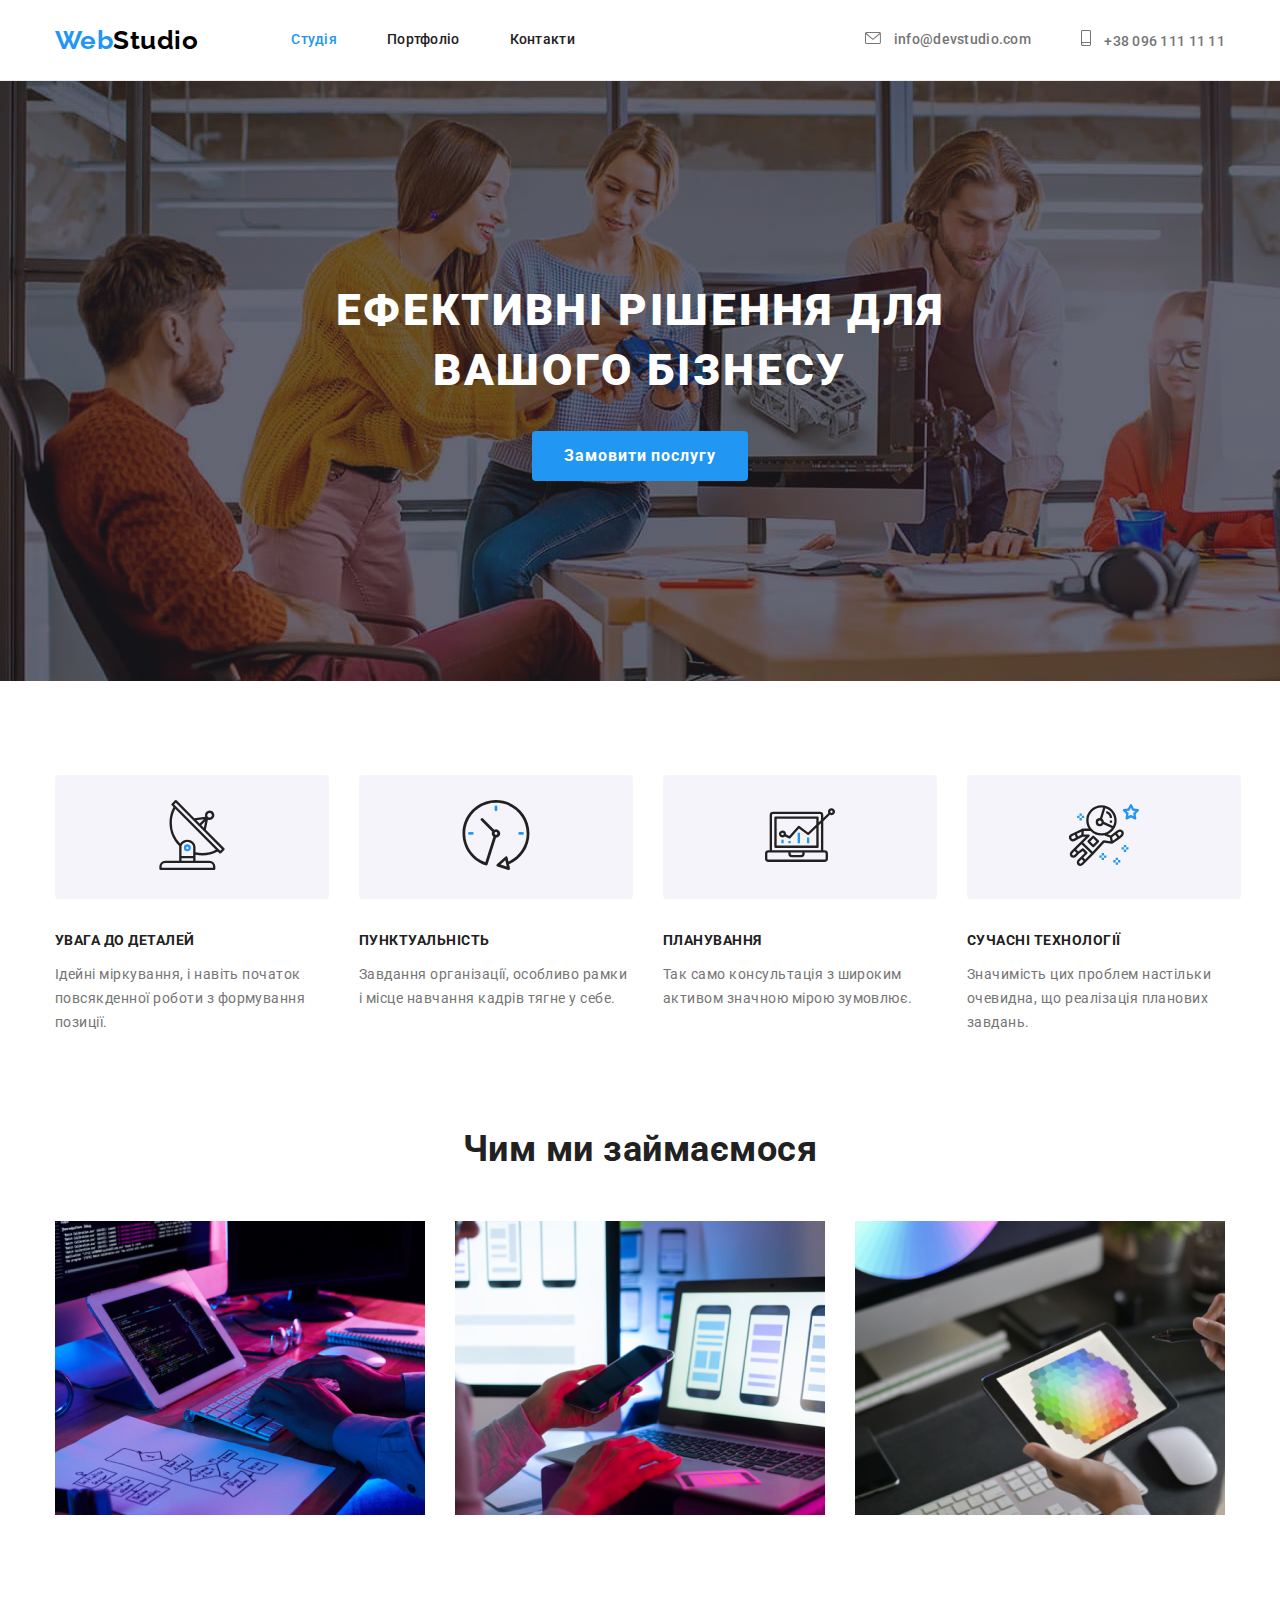
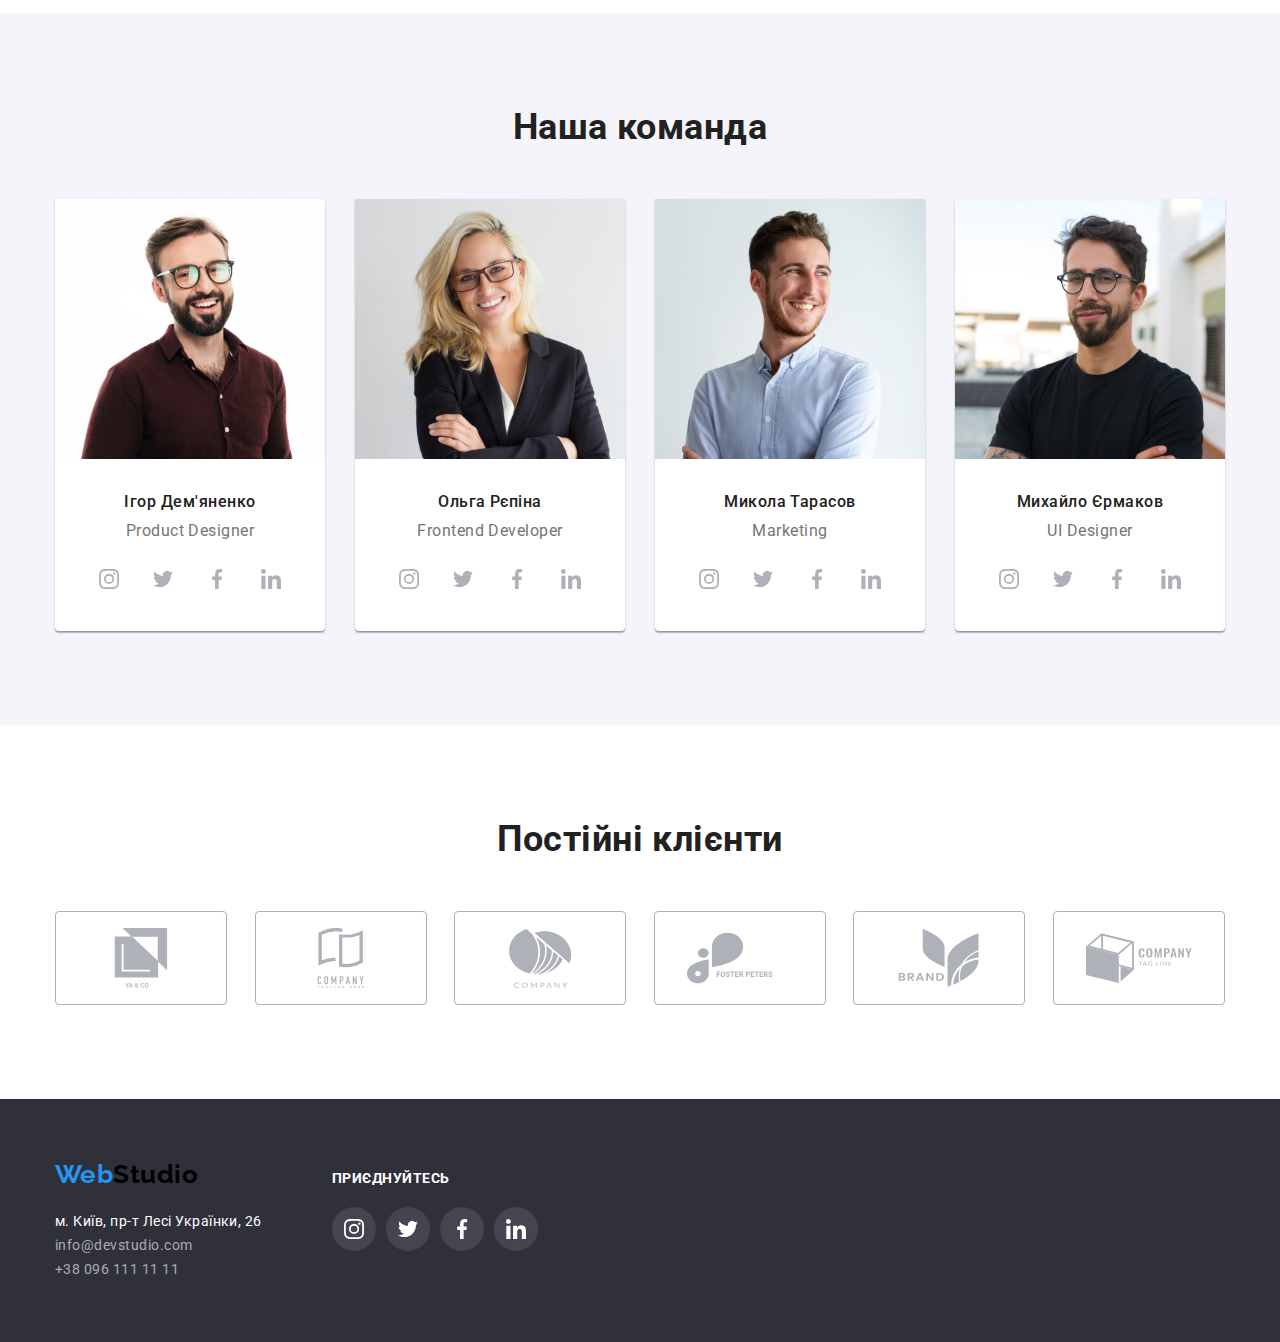
<file: index.html>
<!DOCTYPE html>
<html lang="uk">

<head>
	<meta charset="UTF-8" />
	<meta http-equiv="X-UA-Compatible" content="IE=edge" />
	<meta name="viewport" content="width=device-width, initial-scale=1.0" />
	<title>Головна</title>

	<link rel="preconnect" href="https://fonts.googleapis.com" />
	<link rel="preconnect" href="https://fonts.gstatic.com" crossorigin />
	<link
		href="https://fonts.googleapis.com/css2?family=Raleway:wght@700&family=Roboto:wght@400;500;700;900&display=swap"
		rel="stylesheet" />

	<link rel="stylesheet"
		href="https://cdnjs.cloudflare.com/ajax/libs/modern-normalize/1.1.0/modern-normalize.min.css" />

	<link rel="stylesheet" href="./css/styles.css " />
</head>

<body>
	<header class="header">
		<div class="container navigation-flex">
			<nav class="header-nav">
				<a class="link logo" href="./index.html">Web<span class="black-logo">Studio</span></a>
				<ul class="header-nav-list list">
					<li class="header-nav-item"><a class="header-nav-link link current" href="./index.html">Студія</a>
					</li>
					<li class="header-nav-item"><a class="header-nav-link link" href="./portfolio.html">Портфоліо</a>
					</li>
					<li class="header-nav-item"><a class="header-nav-link link" href="">Контакти</a></li>
				</ul>
			</nav>

			<ul class="header-contact-list list">
				<li class="header-contact-item">

					<a class="header-contac-link link" href="mailto:info@devstudio.com">
						<svg class="contact-icon" width="16px" height="12px">
							<use href="./images/icons.svg#icon-envelope"></use>
						</svg>
						info@devstudio.com</a>
				</li>


				<li class="header-contact-item">
					<a class="header-contac-link link" href="tel:+380961111111">
						<svg class="contact-icon" width="10px" height="16px">
							<use href="./images/icons.svg#icon-smartphone"></use>
						</svg>
						+38 096 111 11 11
					</a>
				</li>
			</ul>
		</div>
	</header>

	<main>
		<div class="hero">
			<h1 class="hero-title">Ефективні рішення для вашого бізнесу</h1>
			<button class="hero-btn" type="button">Замовити послугу</button>
		</div>

		<section class="features section">
			<div class="container">
				<h2 class="features-title" hidden>Особливості</h2>
				<ul class="features-list list">
					<li class="features-item">
						<div class="features-icon">
							<svg width="70px" height="70px">
								<use href="./images/icons.svg#icon-antenna"></use>
							</svg>
						</div>
						<h3 class="features-title">УВАГА ДО ДЕТАЛЕЙ</h3>
						<p class="features-desc">Ідейні міркування, і навіть початок повсякденної роботи з формування
							позиції.</p>
					</li>

					<li class="features-item">
						<div class="features-icon">
							<svg width="70px" height="70px">
								<use href="./images/icons.svg#icon-clock"></use>
							</svg>
						</div>
						<h3 class="features-title">ПУНКТУАЛЬНІСТЬ</h3>
						<p class="features-desc">Завдання організації, особливо рамки і місце навчання кадрів тягне у
							себе.
						</p>
					</li>

					<li class="features-item">
						<div class="features-icon">
							<svg width="70px" height="70px">
								<use href="./images/icons.svg#icon-diagram"></use>
							</svg>
						</div>
						<h3 class="features-title">ПЛАНУВАННЯ</h3>
						<p class="features-desc">Так само консультація з широким активом значною мірою зумовлює.</p>
					</li>

					<li class="features-item">
						<div class="features-icon">
							<svg width="70px" height="70px">
								<use href="./images/icons.svg#icon-astronaut"></use>
							</svg>
						</div>
						<h3 class="features-title">СУЧАСНІ ТЕХНОЛОГІЇ</h3>
						<p class="features-desc">Значимість цих проблем настільки очевидна, що реалізація планових
							завдань.
						</p>
					</li>
				</ul>
			</div>
		</section>

		<section class="work section">
			<div class="container">
				<h2 class="section-title">Чим ми займаємося</h2>
				<ul class="work-list list">
					<li class="work-item">
						<img src="./images/box1.jpg" alt="Програмна розробка" width="370" />
					</li>
					<li class="work-item">
						<img src="./images/box2.jpg" alt="Дизайн інтерфейсу" width="370" />
					</li>
					<li class="work-item">
						<img src="./images/box3.jpg" alt="Графічний дизайн" width="370" />
					</li>
				</ul>
			</div>
		</section>

		<section class="team section">
			<div class="container">
				<h2 class="section-title">Наша команда</h2>
				<ul class="team-list list">
					<li class="team-item">
						<div class="card">
							<img class="team-photo" src="./images/team_member1.jpg" alt="Член команди Ігор Дем'яненко"
								width="270" />
							<h3 class="team-worker">Ігор Дем'яненко</h3>
							<p class="team-position">Product Designer</p>
							<ul class="socialmedia-list list">
								<li class="socialmedia-item">
									<a href="" class="socialmedia link">
										<svg class="socialmedia-icon" width="20px" height="20px">
											<use href="./images/icons.svg#icon-instagram"></use>
										</svg>
									</a>

								</li>

								<li class="socialmedia-item">
									<a href="" class="socialmedia link">
										<svg class="socialmedia-icon" width="20px" height="20px">
											<use href="./images/icons.svg#icon-twitter"></use>
										</svg>
									</a>

								</li>

								<li class="socialmedia-item">
									<a href="" class="socialmedia link">
										<svg class="socialmedia-icon" width="20px" height="20px">
											<use href="./images/icons.svg#icon-facebook"></use>
										</svg>
									</a>

								</li>

								<li class="socialmedia-item">
									<a href="" class="socialmedia link">
										<svg class="socialmedia-icon" width="20px" height="20px">
											<use href="./images/icons.svg#icon-linkedin"></use>
										</svg>
									</a>

								</li>
							</ul>
						</div>
					</li>

					<li class="team-item">
						<div class="card">
							<img class="team-photo" src="./images/team_member2.jpg" alt="Член команди Ольга Рєпіна"
								width="270" />
							<h3 class="team-worker">Ольга Рєпіна</h3>
							<p class="team-position">Frontend Developer</p>
							<ul class="socialmedia-list list">
								<li class="socialmedia-item">
									<a href="" class="socialmedia link">
										<svg class="socialmedia-icon" width="20px" height="20px">
											<use href="./images/icons.svg#icon-instagram"></use>
										</svg>
									</a>

								</li>

								<li class="socialmedia-item">
									<a href="" class="socialmedia link">
										<svg class="socialmedia-icon" width="20px" height="20px">
											<use href="./images/icons.svg#icon-twitter"></use>
										</svg>
									</a>

								</li>

								<li class="socialmedia-item">
									<a href="" class="socialmedia link">
										<svg class="socialmedia-icon" width="20px" height="20px">
											<use href="./images/icons.svg#icon-facebook"></use>
										</svg>
									</a>

								</li>

								<li class="socialmedia-item">
									<a href="" class="socialmedia link">
										<svg class="socialmedia-icon" width="20px" height="20px">
											<use href="./images/icons.svg#icon-linkedin"></use>
										</svg>
									</a>

								</li>
							</ul>
						</div>
					</li>

					<li class="team-item">
						<div class="card">
							<img class="team-photo" src="./images/team_member3.jpg" alt="Член команди Микола Тарасов"
								width="270" />
							<h3 class="team-worker">Микола Тарасов</h3>
							<p class="team-position">Marketing</p>
							<ul class="socialmedia-list list">
								<li class="socialmedia-item">
									<a href="" class="socialmedia link">
										<svg class="socialmedia-icon" width="20px" height="20px">
											<use href="./images/icons.svg#icon-instagram"></use>
										</svg>
									</a>

								</li>

								<li class="socialmedia-item">
									<a href="" class="socialmedia link">
										<svg class="socialmedia-icon" width="20px" height="20px">
											<use href="./images/icons.svg#icon-twitter"></use>
										</svg>
									</a>

								</li>

								<li class="socialmedia-item">
									<a href="" class="socialmedia link">
										<svg class="socialmedia-icon" width="20px" height="20px">
											<use href="./images/icons.svg#icon-facebook"></use>
										</svg>
									</a>

								</li>

								<li class="socialmedia-item">
									<a href="" class="socialmedia link">
										<svg class="socialmedia-icon" width="20px" height="20px">
											<use href="./images/icons.svg#icon-linkedin"></use>
										</svg>
									</a>

								</li>
							</ul>
						</div>
					</li>

					<li class="team-item">
						<div class="card">
							<img class="team-photo" src="./images/team_member4.jpg" alt="Член команди Михайло Єрмаков"
								width="270" />
							<h3 class="team-worker">Михайло Єрмаков</h3>
							<p class="team-position">UI Designer</p>
							<ul class="socialmedia-list list">
								<li class="socialmedia-item">
									<a href="" class="socialmedia link">
										<svg class="socialmedia-icon" width="20px" height="20px">
											<use href="./images/icons.svg#icon-instagram"></use>
										</svg>
									</a>

								</li>

								<li class="socialmedia-item">
									<a href="" class="socialmedia link">
										<svg class="socialmedia-icon" width="20px" height="20px">
											<use href="./images/icons.svg#icon-twitter"></use>
										</svg>
									</a>

								</li>

								<li class="socialmedia-item">
									<a href="" class="socialmedia link">
										<svg class="socialmedia-icon" width="20px" height="20px">
											<use href="./images/icons.svg#icon-facebook"></use>
										</svg>
									</a>

								</li>

								<li class="socialmedia-item">
									<a href="" class="socialmedia link">
										<svg class="socialmedia-icon" width="20px" height="20px">
											<use href="./images/icons.svg#icon-linkedin"></use>
										</svg>
									</a>

								</li>
							</ul>
						</div>
					</li>
				</ul>
			</div>
		</section>

		<section class="client section">
			<div class="container">
				<h2 class="section-title">Постійні клієнти</h2>
				<ul class="client-list list">
					<li class="client-item">
						<a class="client-link link" href="">
							<svg class="client-icon" width="106px" height="60px">
								<use href="./images/icons.svg#icon-client1"></use>
							</svg>
						</a>
					</li>

					<li class="client-item">
						<a class="client-link link" href="">
							<svg class="client-icon" width="106px" height="60px">
								<use href="./images/icons.svg#icon-client2"></use>
							</svg>
						</a>
					</li>

					<li class="client-item">
						<a class="client-link link" href="">
							<svg class="client-icon" width="106px" height="60px">
								<use href="./images/icons.svg#icon-client3"></use>
							</svg>
						</a>
					</li>

					<li class="client-item">
						<a class="client-link link" href="">
							<svg class="client-icon" width="106px" height="60px">
								<use href="./images/icons.svg#icon-client4"></use>
							</svg>
						</a>
					</li>

					<li class="client-item">
						<a class="client-link link" href="">
							<svg class="client-icon" width="106px" height="60px">
								<use href="./images/icons.svg#icon-client5"></use>
							</svg>
						</a>
					</li>

					<li class="client-item">
						<a class="client-link link" href="">
							<svg class="client-icon" width="106px" height="60px">
								<use href="./images/icons.svg#icon-client6"></use>
							</svg>
						</a>
					</li>

				</ul>
			</div>

		</section>
	</main>

	<footer class="footer">
		<div class="container footer-flex">
			<div class="footer-info">
				<a class="link logo" href="./index.html">Web<span class="black-logo">Studio</span></a>
				<address class="footer-contact">
					м. Київ, пр-т Лесі Українки, 26 <br>
					<a class="footer-contac-link link" href="mailto:info@devstudio.com">info@devstudio.com</a> <br>
					<a class="footer-contac-link link" href="tel:+380961111111">+38 096 111 11 11</a>
				</address>
			</div>


			<div class="join">
				<h3 class="join-title">приєднуйтесь</h3>
				<ul class="join-list list">
					<li class="join-item">
						<a href="" class="join-link link">
							<svg class="join-icon" width="20px" height="20px">
								<use href="./images/icons.svg#icon-instagram"></use>
							</svg>
						</a>
					</li>

					<li class="join-item">
						<a href="" class="join-link link">
							<svg class="join-icon" width="20px" height="20px">
								<use href="./images/icons.svg#icon-twitter"></use>
							</svg>
						</a>
					</li>

					<li class="join-item">
						<a href="" class="join-link link">
							<svg class="join-icon" width="20px" height="20px">
								<use href="./images/icons.svg#icon-facebook"></use>
							</svg>
						</a>
					</li>

					<li class="join-item">
						<a href="" class="join-link link">
							<svg class="join-icon" width="20px" height="20px">
								<use href="./images/icons.svg#icon-linkedin"></use>
							</svg>
						</a>
					</li>

				</ul>
			</div>
		</div>
	</footer>
</body>

</html>
</file>
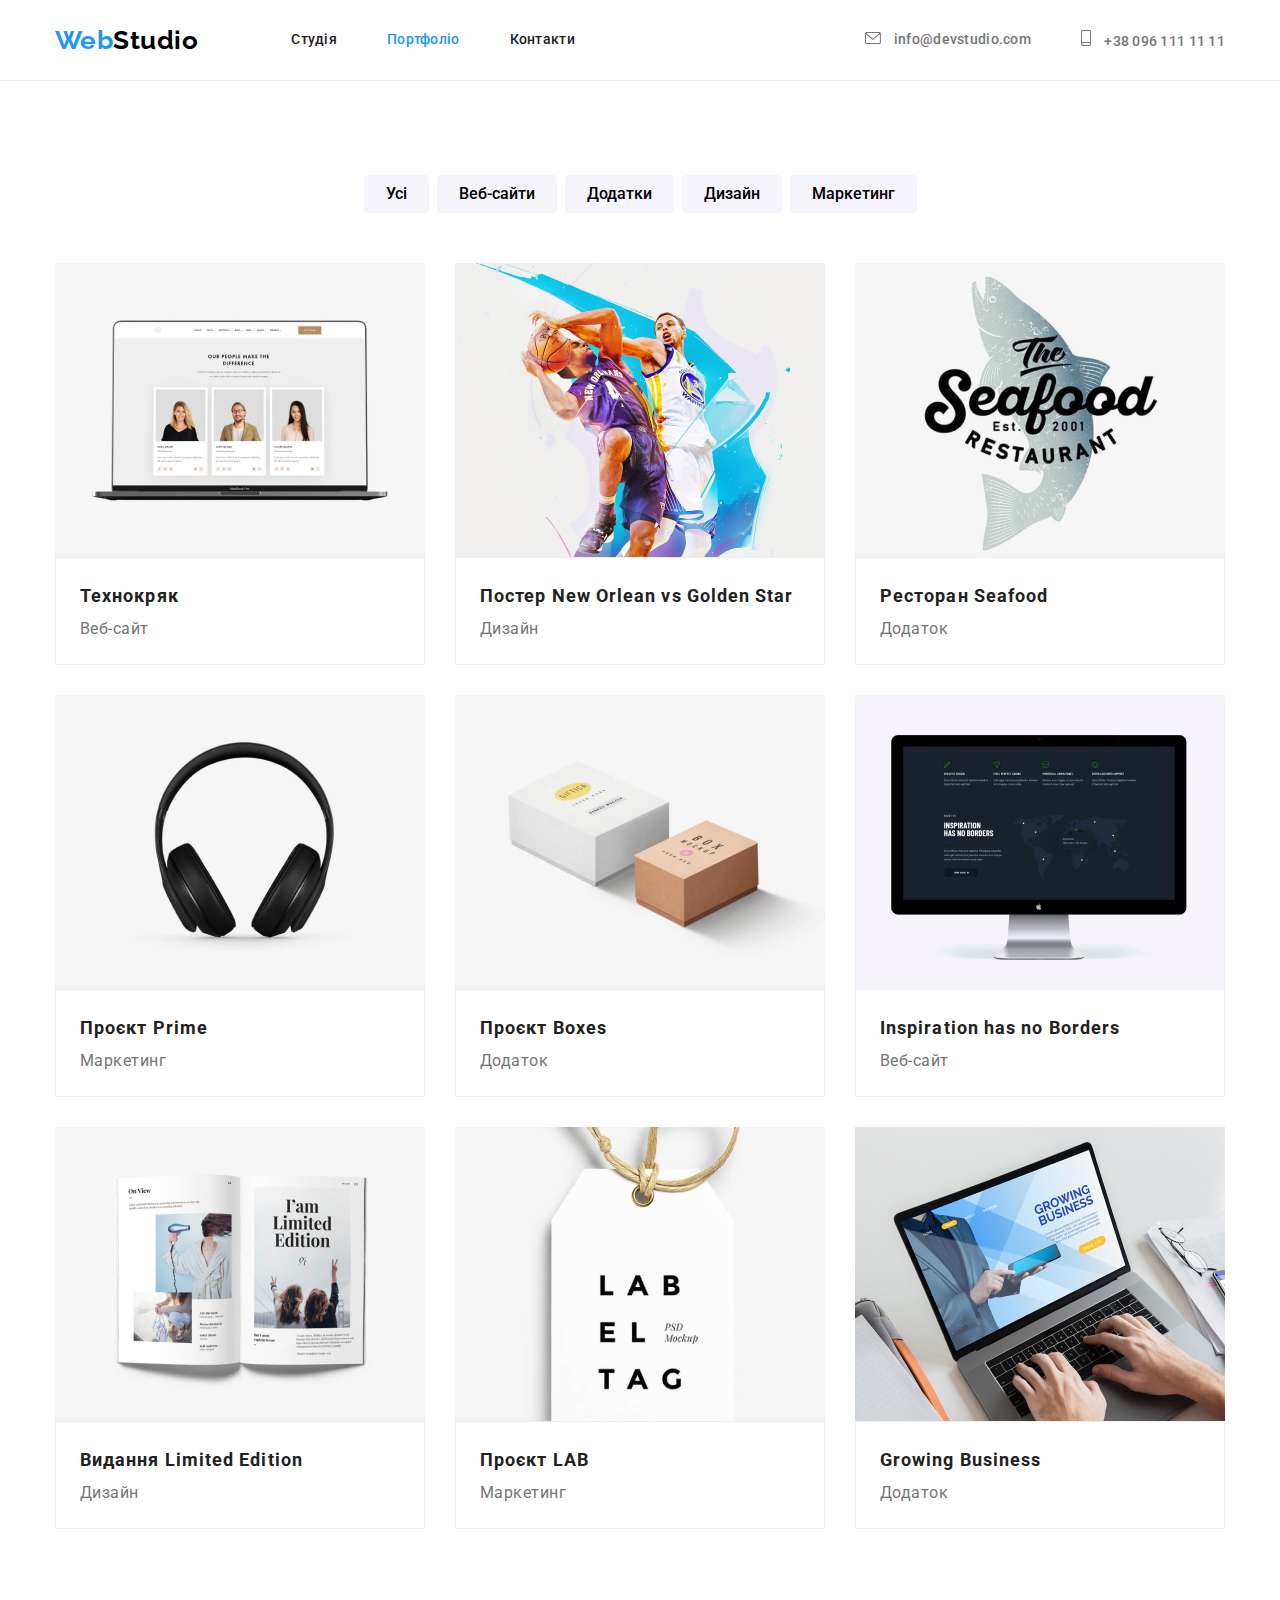
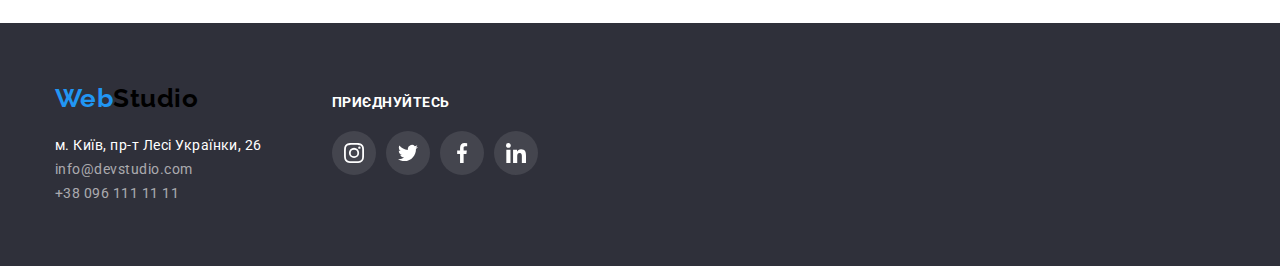
<file: portfolio.html>
<!DOCTYPE html>
<html lang="uk">

<head>
	<meta charset="UTF-8" />
	<meta http-equiv="X-UA-Compatible" content="IE=edge" />
	<meta name="viewport" content="width=device-width, initial-scale=1.0" />
	<title>Портфоліо</title>

	<link rel="preconnect" href="https://fonts.googleapis.com" />
	<link rel="preconnect" href="https://fonts.gstatic.com" crossorigin />
	<link
		href="https://fonts.googleapis.com/css2?family=Raleway:wght@700&family=Roboto:wght@400;500;700;900&display=swap"
		rel="stylesheet" />

	<link rel="stylesheet"
		href="https://cdnjs.cloudflare.com/ajax/libs/modern-normalize/1.1.0/modern-normalize.min.css" />
	<link rel="stylesheet" href="./css/styles.css " />
</head>

<body>
	<header class="header">
		<div class="container navigation-flex">
			<nav class="header-nav">
				<a class="link logo" href="./index.html">Web<span class="black-logo">Studio</span></a>
				<ul class="header-nav-list list">
					<li class="header-nav-item"><a class="header-nav-link link" href="./index.html">Студія</a></li>
					<li class="header-nav-item"><a class="header-nav-link link current"
							href="./portfolio.html">Портфоліо</a></li>
					<li class="header-nav-item"><a class="header-nav-link link" href="">Контакти</a></li>
				</ul>
			</nav>

			<ul class="header-contact-list list">
				<li class="header-contact-item">

					<a class="header-contac-link link" href="mailto:info@devstudio.com">
						<svg class="contact-icon" width="16px" height="12px">
							<use href="./images/icons.svg#icon-envelope"></use>
						</svg>
						info@devstudio.com</a>
				</li>


				<li class="header-contact-item">
					<a class="header-contac-link link" href="tel:+380961111111">
						<svg class="contact-icon" width="10px" height="16px">
							<use href="./images/icons.svg#icon-smartphone"></use>
						</svg>
						+38 096 111 11 11
					</a>
				</li>
			</ul>
		</div>
	</header>

	<main>
		<section class="examples section">
			<div class="container">
				<h1 class="section-title" hidden>Приклади робіт</h1>
				<ul class="filter-list list">
					<li class="filter-item"><button class="filter-btn" type="button">Усі</button></li>
					<li class="filter-item"><button class="filter-btn" type="button">Веб-сайти</button></li>
					<li class="filter-item"><button class="filter-btn" type="button">Додатки</button></li>
					<li class="filter-item"><button class="filter-btn" type="button">Дизайн</button></li>
					<li class="filter-item"><button class="filter-btn" type="button">Маркетинг</button></li>
				</ul>

				<ul class="portfolio-list list">
					<li class="portfolio-item">
						<a class="link" href="">
							<img class="portfolio-exmpl" src="./images/technocrack.jpg" alt="Веб-сайт Технокряк"
								width="370" />
							<div class="portfolio-descr">
								<h2 class="portfolio-title">Технокряк</h2>
								<p class="portfolio-category">Веб-сайт</p>
							</div>

						</a>
					</li>

					<li class="portfolio-item">
						<a class="link" href="">
							<img class="portfolio-exmpl" src=" ./images/new_orlean_vs_golden_star.jpg"
								alt="Постер New Orlean vs Golden Star" width="370" />
							<div class="portfolio-descr">
								<h2 class="portfolio-title">Постер New Orlean vs Golden Star</h2>
								<p class="portfolio-category">Дизайн</p>
							</div>

						</a>
					</li>

					<li class="portfolio-item">
						<a class="link" href="">
							<img class="portfolio-exmpl" src=" ./images/seafood_rest.jpg" alt="Ресторан Seafood"
								width="370" />
							<div class="portfolio-descr">
								<h2 class="portfolio-title">Ресторан Seafood</h2>
								<p class="portfolio-category">Додаток</p>
							</div>
						</a>
					</li>

					<li class="portfolio-item">
						<a class="link" href="">
							<img class="portfolio-exmpl" src="./images/prime_project.jpg" alt="Проєкт Prime"
								width="370" />
							<div class="portfolio-descr">
								<h2 class="portfolio-title">Проєкт Prime</h2>
								<p class="portfolio-category">Маркетинг</p>
							</div>
						</a>
					</li>

					<li class="portfolio-item">
						<a class="link" href="">
							<img class="portfolio-exmpl" src="./images/boxes_project.jpg" alt="Проєкт Boxes"
								width="370" />
							<div class="portfolio-descr">
								<h2 class="portfolio-title">Проєкт Boxes</h2>
								<p class="portfolio-category">Додаток</p>
							</div>
						</a>
					</li>

					<li class="portfolio-item">
						<a class="link" href="">
							<img class="portfolio-exmpl" src="./images/inspiration_has_no_borders.jpg"
								alt="Inspiration has no Borders" width="370" />
							<div class="portfolio-descr">
								<h2 class="portfolio-title">Inspiration has no Borders</h2>
								<p class="portfolio-category">Веб-сайт</p>
							</div>
						</a>
					</li>

					<li class="portfolio-item">
						<a class="link" href="">
							<img class="portfolio-exmpl" src="./images/limited_edition_publishment.jpg"
								alt="Видання Limited Edition" width="370" />
							<div class="portfolio-descr">
								<h2 class="portfolio-title">Видання Limited Edition</h2>
								<p class="portfolio-category">Дизайн</p>
							</div>
						</a>
					</li>

					<li class="portfolio-item">
						<a class="link" href="">
							<img class="portfolio-exmpl" src="./images/lab_project.jpg" alt="Проєкт LAB" width="370" />
							<div class="portfolio-descr">
								<h2 class="portfolio-title">Проєкт LAB</h2>
								<p class="portfolio-category">Маркетинг</p>
							</div>
						</a>
					</li>

					<li class="portfolio-item">
						<a class="link" href="">
							<img class="portfolio-exmpl" src="./images/growing_business_app.jpg" alt="Growing Business"
								width="370" />
							<div class="portfolio-descr">
								<h2 class="portfolio-title">Growing Business</h2>
								<p class="portfolio-category">Додаток</p>
							</div>
						</a>
					</li>
				</ul>
			</div>

		</section>
	</main>

	<footer class="footer">
		<div class="container footer-flex">
			<div class="footer-info">
				<a class="link logo" href="./index.html">Web<span class="black-logo">Studio</span></a>
				<address class="footer-contact">
					м. Київ, пр-т Лесі Українки, 26 <br>
					<a class="footer-contac-link link" href="mailto:info@devstudio.com">info@devstudio.com</a> <br>
					<a class="footer-contac-link link" href="tel:+380961111111">+38 096 111 11 11</a>
				</address>
			</div>


			<div class="join">
				<h3 class="join-title">приєднуйтесь</h3>
				<ul class="join-list list">
					<li class="join-item">
						<a href="" class="join-link link">
							<svg class="join-icon" width="20px" height="20px">
								<use href="./images/icons.svg#icon-instagram"></use>
							</svg>
						</a>
					</li>

					<li class="join-item">
						<a href="" class="join-link link">
							<svg class="join-icon" width="20px" height="20px">
								<use href="./images/icons.svg#icon-twitter"></use>
							</svg>
						</a>
					</li>

					<li class="join-item">
						<a href="" class="join-link link">
							<svg class="join-icon" width="20px" height="20px">
								<use href="./images/icons.svg#icon-facebook"></use>
							</svg>
						</a>
					</li>

					<li class="join-item">
						<a href="" class="join-link link">
							<svg class="join-icon" width="20px" height="20px">
								<use href="./images/icons.svg#icon-linkedin"></use>
							</svg>
						</a>
					</li>

				</ul>
			</div>
		</div>
	</footer>
</body>

</html>
</file>
<file: css/styles.css>
:root {
  --main-text-color: #212121;
  --secondary-text-color: #757575;
  --white-text: #ffffff;
  --white-bg: #ffffff;
  --acent-color: #2196f3;
  --team-bg-color: #f5f4fa;
  --footer-bg-color: #2f303a;
  --footer-text-color: rgba(255, 255, 255, 0.6);
  --hero-bg-color: #2f303a;
  --black-logo-color: #000000;
  --filter-btn-color: #f5f4fa;
  --icon-bg-color: #f5f4fa;
  --icon-color: #afb1b8;
}

/* section {
	outline: 3px dotted red;
} */

body {
  font-family: "Roboto", sans-serif;
  letter-spacing: 0.03em;
  color: var(--main-text-color);
  background-color: var(--white-bg);
}

/* убираем подчеркивание у всех ссылок */
.link {
  text-decoration: none;
}

/* убираем точки у всех елементов списка */
.list {
  list-style-type: none;
}

/* глобальне скидання стилів для елементів <h1>...<h6>, <p> і <ul>.
*/
h1,
h2,
h3,
p,
ul {
  margin: 0;
  padding: 0;
}

.section {
  padding-top: 94px;
  padding-bottom: 94px;
}

.container {
  /* outline: 2px solid blue; */
  width: 1200px;
  padding-left: 15px;
  padding-right: 15px;
  margin: 0 auto;
}

/* ШАПКА */

header {
  border-bottom: 1px solid #ececec;
}

.navigation-flex {
  display: flex;
  align-items: center;
}

.header-nav {
  display: flex;
  align-items: center;
}

.logo {
  font-family: "Raleway", sans-serif;
  font-weight: 700;
  font-size: 26px;
  line-height: 1.19;
  color: var(--acent-color);
}

.black-logo {
  color: var(--black-logo-color);
}

.header-nav-list {
  display: flex;
  margin-left: 93px;
}

.header-nav-item {
  margin-right: 50px;
}

.header-nav-item:last-child {
  margin-right: 0;
}

.header-nav-link {
  display: block;
  padding-top: 32px;
  padding-bottom: 32px;

  font-weight: 500;
  font-size: 14px;
  line-height: 1.14;
  letter-spacing: 0.02em;
  color: var(--main-text-color);
}

.header-contact-item + .header-contact-item {
  margin-left: 50px;
}

.header-contact-list {
  display: flex;
  margin-left: auto;
}

.header-contac-link {
  font-weight: 500;
  font-size: 14px;
  line-height: 1.14;
  letter-spacing: 0.02em;
  color: var(--secondary-text-color);
}

.header-contact-item {
  color: var(--secondary-text-color);
}

.contact-icon {
  fill: currentColor;
  margin-right: 10px;
}

.header-nav-link:hover,
.header-contac-link:hover,
.header-nav-link:focus,
.header-contac-link:focus {
  color: var(--acent-color);
}

.header-nav-link.current {
  color: var(--acent-color);
}

/* ОСНОВНОЙ КОНТЕНТ */
.hero {
  max-width: 1600px;
  min-height: 600px;
  margin-left: auto;
  margin-right: auto;

  padding-top: 200px;
  padding-bottom: 200px;

  text-align: center;

  background-image: linear-gradient(
      rgba(47, 48, 58, 0.4),
      rgba(47, 48, 58, 0.4)
    ),
    url(../images/hero.jpg);
  background-color: var(--hero-bg-color);
}

.hero-title {
  width: 696px;
  margin-right: auto;
  margin-bottom: 30px;
  margin-left: auto;

  font-weight: 900;
  font-size: 44px;
  line-height: 1.36;
  text-align: center;
  letter-spacing: 0.06em;
  text-transform: uppercase;
  color: var(--white-text);
}

.hero-btn {
  padding: 10px 32px;
  background-color: var(--acent-color);
  font-weight: 700;
  font-size: 16px;
  line-height: 1.88;
  align-items: center;
  text-align: center;
  letter-spacing: 0.06em;
  color: var(--white-text);
  border-radius: 4px;
  border: none;
  cursor: pointer;
}

.hero-btn:hover,
.hero-btn:focus {
  background-color: #188ce8;
}

/* ОСОБЛИВОСТІ */
.features-list {
  display: flex;
}

.features-item {
  margin-right: 30px;
}

.features-item:last-child {
  margin-right: 0;
}

.features-icon {
  padding: 25px 102px;
  margin-bottom: 30px;
  background-color: var(--icon-bg-color);
  border-radius: 4px;
}

.features-title {
  font-weight: 700;
  font-size: 14px;
  line-height: 1.71;
  text-transform: uppercase;
  margin-bottom: 10px;
}

.features-desc {
  font-size: 14px;
  line-height: 1.71;
  color: var(--secondary-text-color);
  min-width: 270px;
}

.work {
  padding-top: 0;
}

.work-list {
  display: flex;
  justify-content: space-between;
}

.section-title {
  font-weight: 700;
  font-size: 36px;
  line-height: 1.16;
  text-align: center;
  margin-bottom: 50px;
}

.team {
  background-color: var(--team-bg-color);
}

.team-list {
  display: flex;
  align-items: center;
  justify-content: space-between;
}

.card {
  padding-bottom: 30px;

  background-color: #fff;
  box-shadow: 0px 1px 3px rgba(0, 0, 0, 0.12), 0px 1px 1px rgba(0, 0, 0, 0.14),
    0px 2px 1px rgba(0, 0, 0, 0.2);
  border-radius: 0px 0px 4px 4px;
}

.team-photo {
  margin-bottom: 30px;
}

.team-worker {
  font-weight: 500;
  font-size: 16px;
  line-height: 1.18;
  text-align: center;
  margin-bottom: 10px;
}

.team-position {
  font-size: 16px;
  line-height: 1.18;
  text-align: center;
  color: var(--secondary-text-color);
  margin-bottom: 16px;
}

.socialmedia-list {
  display: flex;
  justify-content: space-between;
  padding: 0 32px;
}

.socialmedia-item {
  width: 44px;
  height: 44px;
}

.socialmedia {
  display: flex;
  justify-content: center;
  align-items: center;

  width: 44px;
  height: 44px;

  border-radius: 50%;
  color: #afb1b8;
}

.socialmedia:hover,
.socialmedia:focus {
  color: var(--white-text);
  background-color: var(--acent-color);
}

.socialmedia-icon {
  /* Другий спосіб розташув. іконки по центру
  margin: 12px 0 0 12px; */

  fill: currentColor;
}

/* КЛИЕНТЫ */
.client-list {
  display: flex;
  justify-content: space-between;
  align-items: center;
}

.client-link {
  display: flex;
  justify-content: center;
  align-items: center;
  padding: 16px 32px;

  color: var(--icon-color);
  border: 1px solid #afb1b8;
  border-radius: 4px;
}

.client-link:hover,
.client-link:focus {
  color: var(--acent-color);
  border: 1px solid var(--acent-color);
}

.client-icon {
  fill: currentColor;
}

/* ФУТЕР */

.footer {
  background-color: var(--footer-bg-color);
  padding-top: 60px;
  padding-bottom: 60px;
}

.footer-flex {
  display: flex;
}

.footer-info {
  margin-right: 70px;
}

.footer-contact {
  margin-top: 20px;

  font-size: 14px;
  line-height: 1.71;
  color: var(--white-text);
  font-style: normal;
}

.footer-contac-link {
  font-size: 14px;
  line-height: 1.71;
  color: var(--footer-text-color);
  padding-top: 9px;
}

.footer-contac-link:hover,
.footer-contac-link:focus {
  color: var(--acent-color);
}

.join {
  padding-top: 12px;
}

.join-title {
  padding-bottom: 20px;

  font-weight: 700;
  font-size: 14px;
  line-height: 1.14;
  text-transform: uppercase;

  color: var(--white-text);
}

.join-list {
  display: flex;
  width: 206px;
  justify-content: space-between;
}

.join-link {
  display: flex;
  justify-content: center;
  align-items: center;
  width: 44px;
  height: 44px;

  border-radius: 50%;

  color: var(--white-text);
  background-color: rgba(255, 255, 255, 0.1);
}

.join-link:hover,
.join-link:focus {
  background-color: var(--acent-color);
}

.join-icon {
  fill: currentColor;
}

/* --------- */
/* ПОРТФОЛИО */
/* --------- */

.filter-list {
  display: flex;
  align-items: center;
  justify-content: center;
  margin-bottom: 50px;
}

.filter-item {
  margin-right: 8px;
}

.filter-item:last-child {
  margin-right: 0;
}

.filter-btn {
  background-color: var(--filter-btn-color);
  font-weight: 500;
  font-size: 16px;
  line-height: 1.62;
  text-align: center;
  cursor: pointer;
  border: none;
  border-radius: 4px;
  padding: 6px 22px;
}

.filter-btn:hover,
.filter-btn:focus {
  background-color: #188ce8;
  color: var(--white-text);
  box-shadow: 0px 3px 1px rgba(0, 0, 0, 0.1), 0px 1px 2px rgba(0, 0, 0, 0.08),
    0px 2px 2px rgba(0, 0, 0, 0.12);
}

.portfolio-list {
  display: flex;
  flex-wrap: wrap;
}

.portfolio-item {
  background-color: var(--white-bg);
}

/* ---СІТКА ПЕРШИЙ СПОСІБ--- */
/* .portfolio-item {
	min-width: 370px;
	margin-right: 30px;
	margin-bottom: 30px;
}

.portfolio-item:nth-child(3n) {
	margin-right: 0;
}

.portfolio-item:nth-last-child(-n + 3) {
	margin-bottom: 0;
} */

/* ---СІТКА ДРУГИЙ СПОСІБ--- */
.portfolio-item {
  min-width: 370px;
}

.portfolio-item:not(:nth-child(3n)) {
  margin-right: 30px;
}

.portfolio-item:not(:nth-last-child(-n + 3)) {
  margin-bottom: 30px;
}

.portfolio-item:hover,
.portfolio-item:focus {
  box-shadow: 0px 1px 1px rgba(0, 0, 0, 0.12), 0px 4px 4px rgba(0, 0, 0, 0.06),
    1px 4px 6px rgba(0, 0, 0, 0.16);
}

.portfolio-exmpl {
  display: block;
}

.portfolio-descr {
  border: 1px solid #eeeeee;
}

.portfolio-title {
  padding-top: 20px;
  padding-left: 24px;

  font-weight: 700;
  font-size: 18px;
  line-height: 2;
  letter-spacing: 0.06em;
  color: var(--main-text-color);
}

.portfolio-category {
  padding-bottom: 20px;
  padding-left: 24px;

  font-size: 16px;
  line-height: 1.88;
  color: var(--secondary-text-color);
}
</file>
